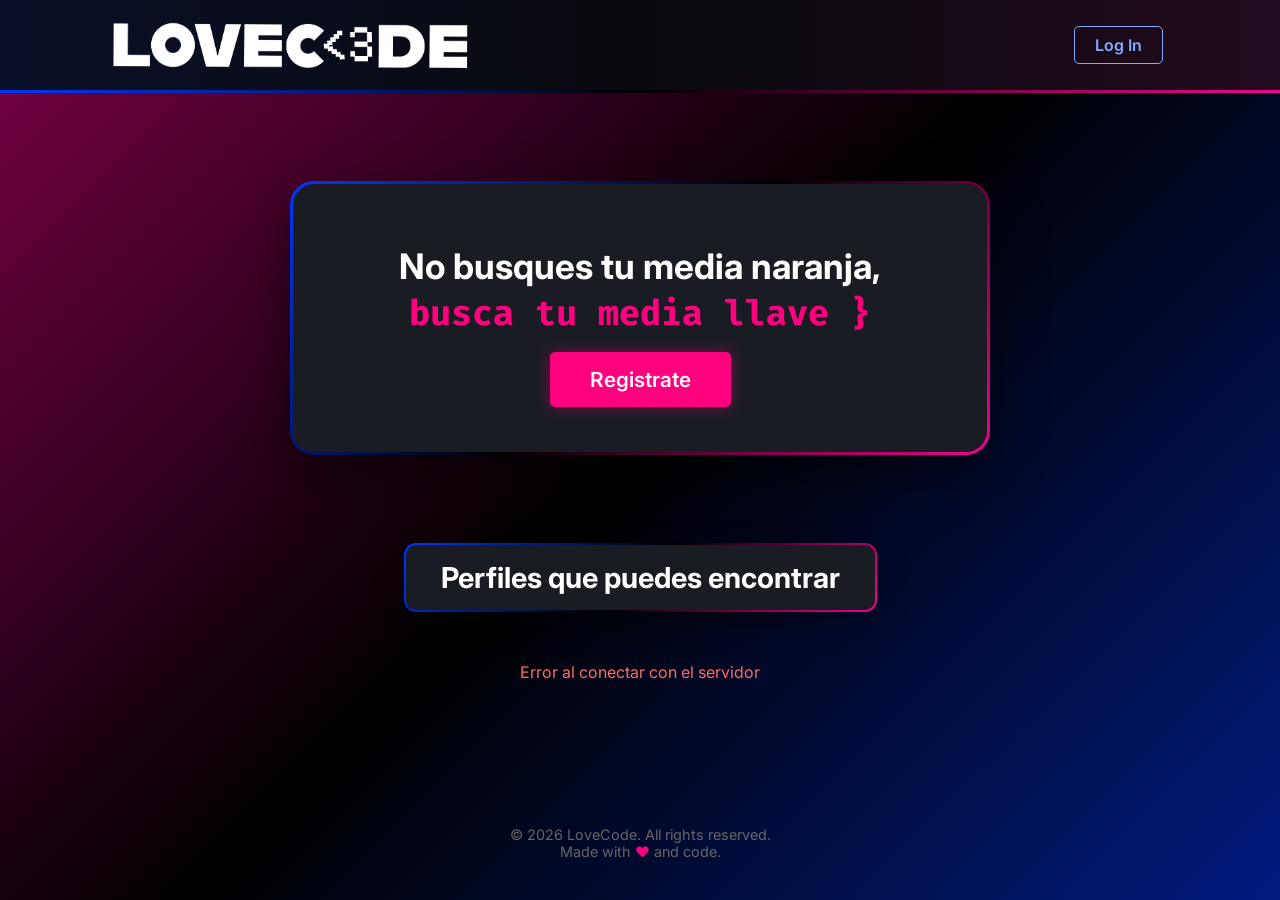
<file: frontend/index.html>
<!DOCTYPE html>
<html lang="es">

<head>
    <meta charset="UTF-8">
    <meta name="viewport" content="width=device-width, initial-scale=1.0">
    <title>LoveCode | Encuentra a tu {</title>
    <link rel="stylesheet" href="index.css">
</head>

<body>
    <nav class="navbar">
        <div class="logo">
            <img src="logo_lovecode.png" alt="LoveCode Logo" class="logo-image">
        </div>
        <div class="nav-links">
            <a href="login.html" class="btn-outline">Log In</a>
        </div>
    </nav>

    <main class="hero">
        <div class="hero-content">
            <h1>No busques tu media naranja, <br><span class="highlight">busca tu media llave }</span></h1>
            <div class="cta-buttons">
                <a href="register.html" class="btn-solid pulse"
                    style="padding: 15px 40px; font-size: 1.3rem;">Registrate</a>
            </div>
        </div>
    </main>

    <section class="profiles-section">
        <h2 class="section-title">Perfiles que puedes encontrar</h2>
        <div class="profiles-grid" id="profiles-grid">
            <!-- Los perfiles se cargan dinámicamente desde la BD -->
            <p style="color: #aaa; text-align: center; grid-column: 1/-1;">Cargando perfiles...</p>
        </div>
    </section>

    <script>
        const API_URL = "http://localhost:8080/api/usuarios";

        async function cargarPerfiles() {
            const grid = document.getElementById('profiles-grid');

            try {
                const res = await fetch(API_URL);
                const usuarios = await res.json();

                if (usuarios.length === 0) {
                    grid.innerHTML = '<p style="color: #aaa; text-align: center; grid-column: 1/-1;">No hay perfiles registrados aún. ¡Sé el primero!</p>';
                    return;
                }

                grid.innerHTML = '';

                // Mostrar solo los primeros 6 usuarios en la página pública
                const usuariosPreview = usuarios.slice(0, 6);

                usuariosPreview.forEach(u => {
                    const card = document.createElement('div');
                    card.className = 'profile-card';
                    card.innerHTML = `
                        <div class="profile-info">
                            <h3>${u.nombre}</h3>
                            <p class="role">📍 ${u.ciudad || 'Sin ciudad'}</p>
                            <p class="bio">"${u.descripcion || 'Sin descripción'}"</p>
                            <div class="techs-container">
                                ${(u.tecnologias && u.tecnologias !== 'Ninguna' ? u.tecnologias.split(', ') : ['Sin tecnologías']).map(t => `<span class="tech-badge">${t}</span>`).join('')}
                            </div>
                        </div>
                    `;
                    grid.appendChild(card);
                });

            } catch (error) {
                console.error("Error cargando perfiles:", error);
                grid.innerHTML = '<p style="color: #ff6b6b; text-align: center; grid-column: 1/-1;">Error al conectar con el servidor</p>';
            }
        }

        // Cargar perfiles al abrir la página
        cargarPerfiles();
    </script>

    <footer class="footer">
        <p>&copy; 2026 LoveCode. All rights reserved. <br> Made with <span class="heart">❤</span> and code.</p>
    </footer>
</body>

</html>
</file>
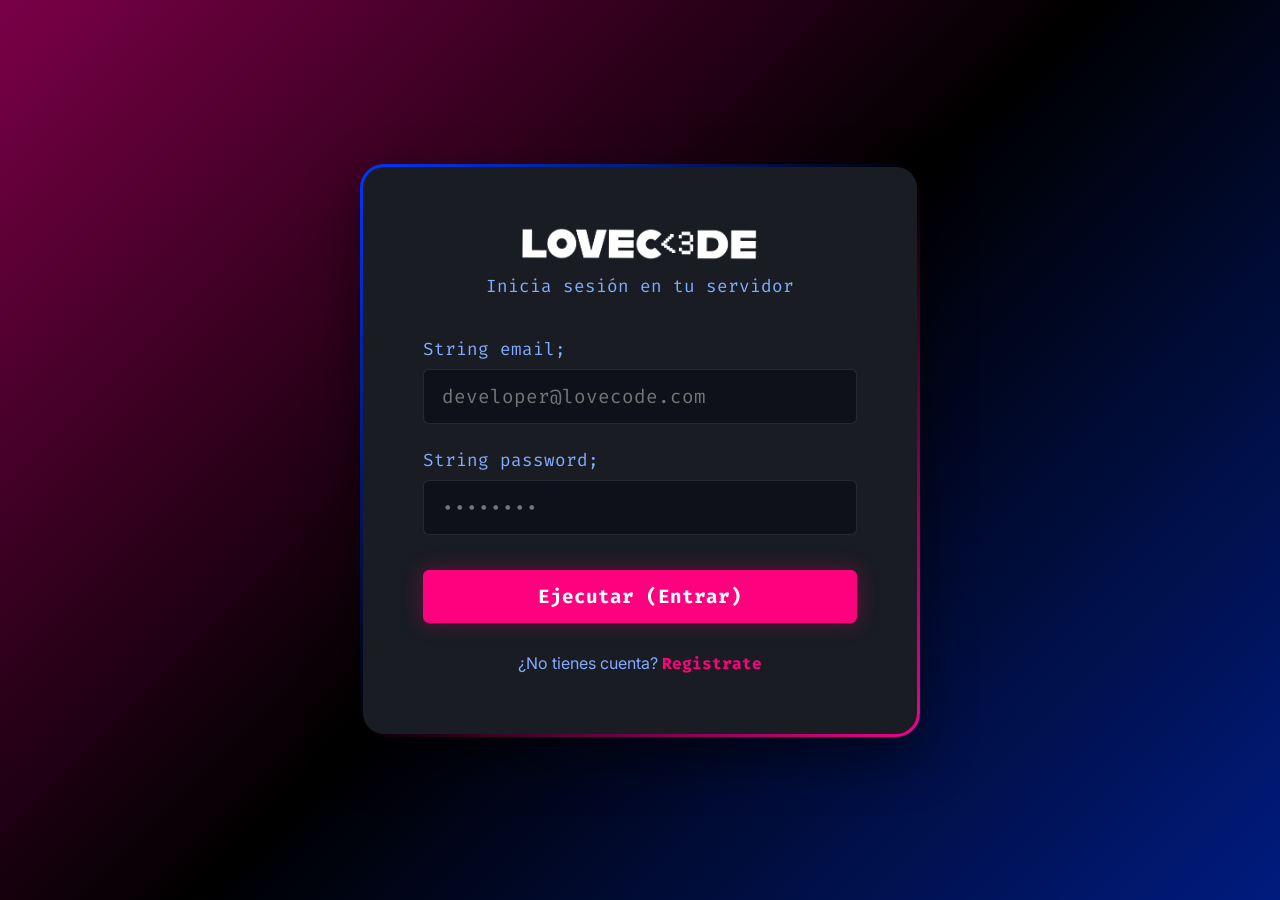
<file: frontend/dashboard.html>
<!DOCTYPE html>
<html lang="es">

<head>
    <meta charset="UTF-8">
    <meta name="viewport" content="width=device-width, initial-scale=1.0">
    <title>LoveCode | Dashboard</title>
    <link rel="stylesheet" href="index.css">
    <link rel="stylesheet" href="dashboard.css">
</head>

<body>
    <nav class="navbar">
        <div class="logo">
            <img src="logo_lovecode.png" alt="LoveCode Logo" class="logo-image">
        </div>
        <div class="nav-links">
            <span id="user-greeting" style="color: white; margin-right: 15px; font-weight: bold;"></span>
            <a href="#" onclick="cerrarSesion()" class="btn-outline">Cerrar Sesión</a>
        </div>
    </nav>

    <main class="dashboard-container">
        <div class="dashboard-header">
            <h1>Descubre desarrolladores</h1>
            <p>Conecta, haz match y programa.</p>
        </div>
        
        <div class="profiles-hero">
            <div class="profiles-grid" id="profiles-grid">
                <!-- Los perfiles se cargan dinámicamente desde la BD -->
                <p style="color: #aaa; text-align: center; grid-column: 1/-1;">Cargando todos los perfiles...</p>
            </div>
        </div>

        <div class="dashboard-sections">
            <section class="secondary-section">
                <div class="section-header">
                    <h2>Tus Likes ❤️</h2>
                    <p>Usuarios que te han gustado</p>
                </div>
                <div class="profiles-grid small" id="likes-grid">
                    <p style="color: #aaa; text-align: center; grid-column: 1/-1;">No has dado likes todavía.</p>
                </div>
            </section>

            <section class="secondary-section">
                <div class="section-header">
                    <h2>Tus Matches 🔥</h2>
                    <p>¡Es hora de programar juntos!</p>
                </div>
                <div class="profiles-grid small" id="matches-grid">
                    <p style="color: #aaa; text-align: center; grid-column: 1/-1;">No tienes matches todavía.</p>
                </div>
            </section>
        </div>

    </main>

    <footer class="footer">
        <p>&copy; 2026 LoveCode. All rights reserved. <br> Made with <span class="heart">❤</span> and code.</p>
    </footer>

    <script src="dashboard.js"></script>
</body>

</html>
</file>
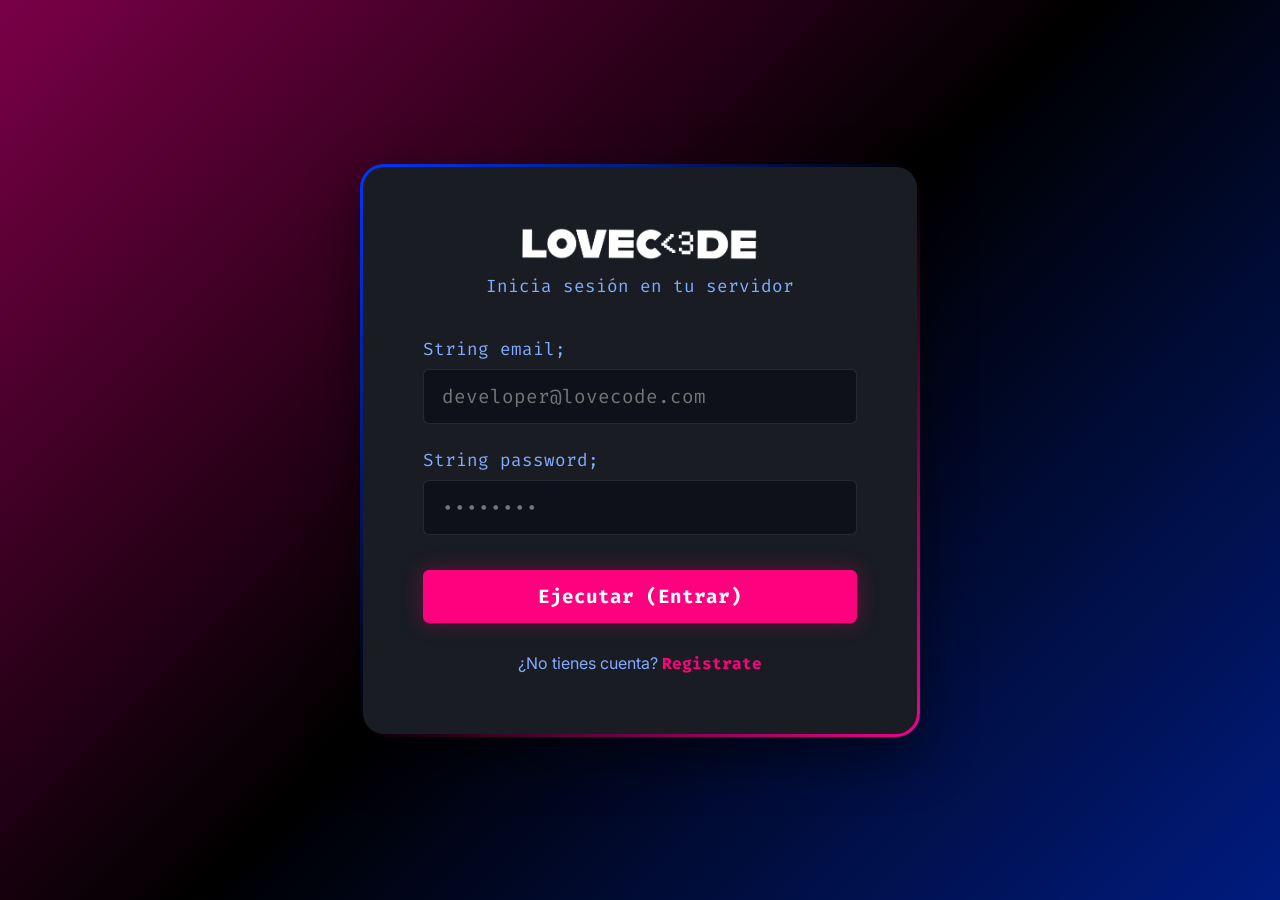
<file: frontend/login.html>
<!DOCTYPE html>
<html lang="es">
<head>
    <meta charset="UTF-8">
    <meta name="viewport" content="width=device-width, initial-scale=1.0">
    <title>Login | LoveCode</title>
    <link rel="stylesheet" href="login.css">
</head>
<body>
    <div class="auth-container">
        <div class="auth-card">
            <div class="card-header">
                <img src="logo_lovecode.png" alt="LoveCode Logo" class="logo-header-image">
                <p class="header-subtitle">Inicia sesión en tu servidor</p>
            </div>
            
            <form id="form-login">
                <div class="input-group">
                    <label for="login-email">String email;</label>
                    <input type="email" id="login-email" placeholder="developer@lovecode.com" required>
                </div>
                
                <div class="input-group">
                    <label for="login-pass">String password;</label>
                    <input type="password" id="login-pass" placeholder="••••••••" required>
                </div>

                <button type="submit" class="auth-btn">Ejecutar (Entrar)</button>
            </form>

            <div class="auth-footer">
                <p>¿No tienes cuenta? <a href="register.html">Registrate</a></p>
            </div>
        </div>
    </div>
    <script src="Auth.js"></script>
    <script>
        document.getElementById('form-login').addEventListener('submit', ejecutarLogin);
    </script>
</body>
</html>
</file>
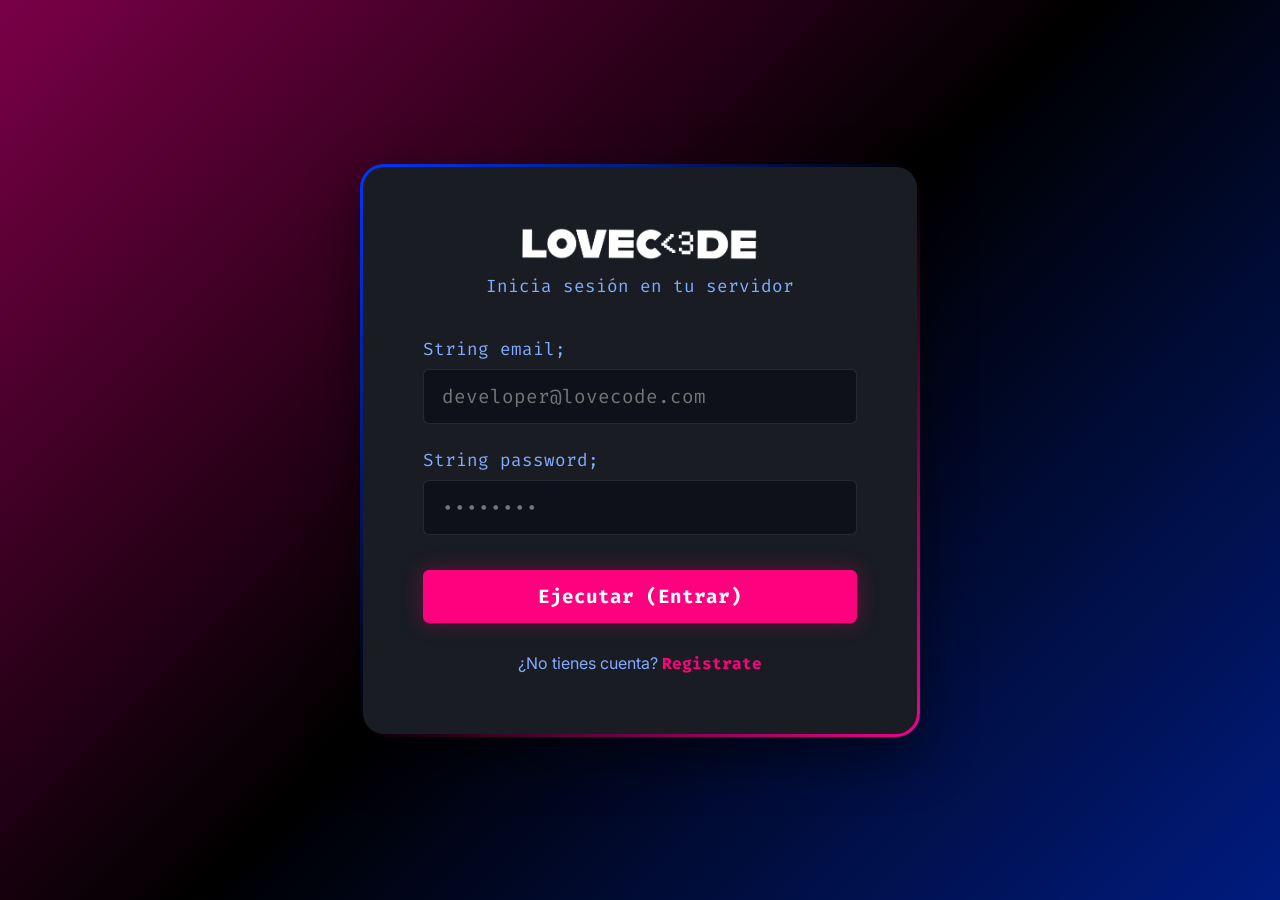
<file: frontend/matches.html>
<!DOCTYPE html>
<html lang="es">

<head>
    <meta charset="UTF-8">
    <meta name="viewport" content="width=device-width, initial-scale=1.0">
    <title>LoveCode | Mis Matches</title>
    <link rel="stylesheet" href="index.css">
    <link rel="stylesheet" href="matches.css">
</head>

<body>
    <nav class="navbar">
        <div class="logo">
            <img src="logo_lovecode.png" alt="LoveCode Logo" class="logo-image">
        </div>
        <div class="nav-links">
            <span id="user-greeting" style="color: white; margin-right: 15px; font-weight: bold;"></span>
            <a href="dashboard.html" class="btn-outline" style="margin-right: 10px;">🔍 Descubrir</a>
            <a href="#" onclick="cerrarSesion()" class="btn-outline">Cerrar Sesión</a>
        </div>
    </nav>

    <main class="matches-container">
        <div class="matches-header">
            <h1>💕 Tus Matches</h1>
            <p>Personas con las que compartes tecnologías y conexión.</p>
        </div>

        <div class="matches-list" id="matches-list">
            <p style="color: #aaa; text-align: center;">Cargando matches...</p>
        </div>
    </main>

    <footer class="footer">
        <p>&copy; 2026 LoveCode. All rights reserved. <br> Made with <span class="heart">❤</span> and code.</p>
    </footer>

    <script src="matches.js"></script>
</body>

</html>
</file>
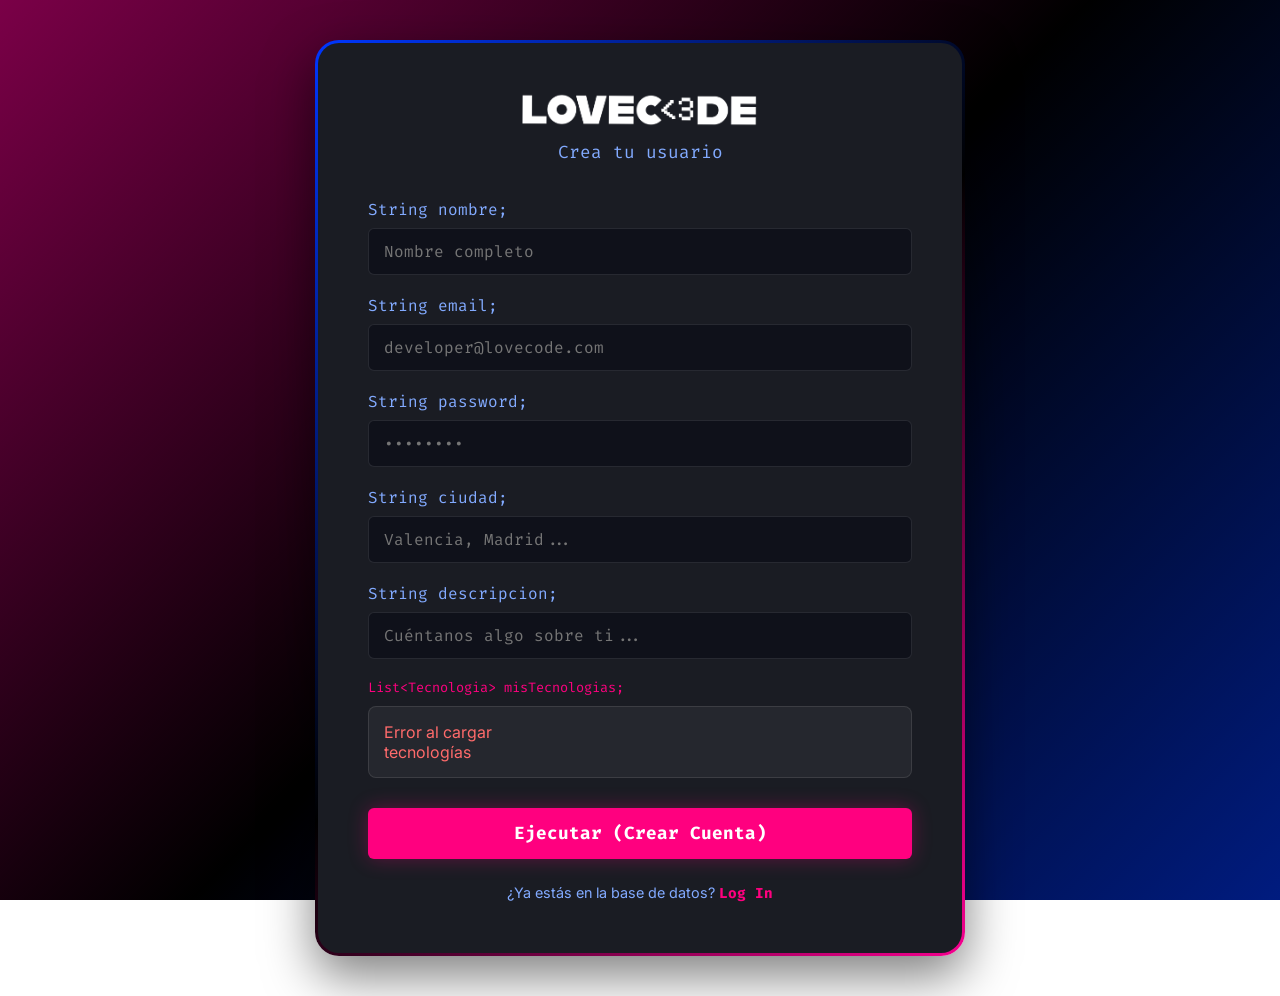
<file: frontend/register.html>
<!DOCTYPE html>
<html lang="es">
<head>
    <meta charset="UTF-8">
    <meta name="viewport" content="width=device-width, initial-scale=1.0">
    <title>Registro | LoveCode</title>
    <link rel="stylesheet" href="register.css">
</head>
<body>
    <div class="auth-container">
        <div class="auth-card">
            <div class="card-header">
                <img src="logo_lovecode.png" alt="LoveCode Logo" class="logo-header-image">
                <p class="header-subtitle">Crea tu usuario</p>
            </div>
            
            <form id="form-registro">
                <div class="input-group">
                    <label for="reg-nombre">String nombre;</label>
                    <input type="text" id="reg-nombre" placeholder="Nombre completo" required>
                </div>

                <div class="input-group">
                    <label for="reg-email">String email;</label>
                    <input type="email" id="reg-email" placeholder="developer@lovecode.com" required>
                </div>

                <div class="input-group">
                    <label for="reg-pass">String password;</label>
                    <input type="password" id="reg-pass" placeholder="••••••••" required>
                </div>

                <div class="input-group">
                    <label for="reg-ciudad">String ciudad;</label>
                    <input type="text" id="reg-ciudad" placeholder="Valencia, Madrid...">
                </div>

                <div class="input-group">
                    <label for="reg-descripcion">String descripcion;</label>
                    <input type="text" id="reg-descripcion" placeholder="Cuéntanos algo sobre ti...">
                </div>

                <div class="tech-selection">
                    <label>List&lt;Tecnologia&gt; misTecnologias;</label>
                    <div id="tech-container" class="tech-grid">
                        <!-- Se cargará dinámicamente -->
                        <p class="loading">Cargando tecnologías...</p>
                    </div>
                </div>

                <button type="submit" class="auth-btn">Ejecutar (Crear Cuenta)</button>
            </form>

            <div class="auth-footer">
                <p>¿Ya estás en la base de datos? <a href="login.html">Log In</a></p>
            </div>
        </div>
    </div>
    <script src="Auth.js"></script>
    <script>
        document.getElementById('form-registro').addEventListener('submit', ejecutarRegistro);
    </script>
</body>
</html>
</file>
<file: frontend/index.css>
@import url('https://fonts.googleapis.com/css2?family=Fira+Code:wght@400;700&family=Inter:wght@400;700&display=swap');

:root {
    --bg-color: #0f111a;
    --card-bg: #1a1c23;
    --text-color: #82aaff;
    --primary: #ff007f;
    --primary-hover: #e60073;
    --secondary: #82aaff;
    --code-bg: #1a1c23;
}

* {
    margin: 0;
    padding: 0;
    box-sizing: border-box;
}

body {
    background: linear-gradient(rgba(0, 0, 0, 0.5), rgba(0, 0, 0, 0.5)),
                linear-gradient(135deg, #f5008f 0%, #000 50%, #0037ff 100%),
                radial-gradient(circle at top right, rgba(255, 0, 128, 0.15), transparent 40%),
                radial-gradient(circle at bottom left, rgba(0, 81, 255, 0.15), transparent 40%);
    background-color: var(--bg-color);
    background-attachment: fixed;
    color: var(--text-color);
    font-family: 'Inter', sans-serif;
    min-height: 100vh;
    display: flex;
    flex-direction: column;
}

/* Navbar y Logo */
.navbar {
    display: flex;
    justify-content: space-between;
    align-items: center;
    padding: 20px 8%;
    background: linear-gradient(rgba(10, 11, 16, 0.9), rgba(10, 11, 16, 0.9)) padding-box,
                linear-gradient(to right, #0037ff, #000, #f5008f) border-box;
    border-bottom: 3px solid transparent;
}

.nav-links {
    margin-left: auto;
}

.navbar .logo {
    display: flex;
    align-items: center;
}

.logo-image {
    height: 50px;
    width: auto;
    filter: invert(1);
}

a {
    text-decoration: none;
    font-weight: 600;
}

.btn-outline {
    color: var(--text-color);
    border: 1px solid var(--text-color);
    padding: 8px 20px;
    border-radius: 5px;
    margin-right: 15px;
    transition: 0.3s;
}

.btn-outline:hover {
    background: rgba(255, 255, 255, 0.1);
}

.btn-solid {
    background-color: var(--primary);
    color: white;
    padding: 8px 20px;
    border-radius: 5px;
    transition: 0.3s;
    box-shadow: 0 0 15px rgba(255, 0, 127, 0.4);
}

.btn-solid:hover {
    background-color: var(--primary-hover);
    transform: translateY(-2px);
}

/* Hero Section */
.hero {
    display: flex;
    flex-direction: column;
    align-items: center;
    justify-content: center;
    padding: 0 20px;
    min-height: 50vh; /* Ajuste compacto */
    text-align: center;
}

.hero-content {
    width: 100%;
    max-width: 700px;
    background: linear-gradient(var(--card-bg), var(--card-bg)) padding-box,
                linear-gradient(135deg, #0037ff 0%, #000 50%, #f5008f 100%) border-box;
    padding: 60px 40px;
    border-radius: 24px;
    border: 3px solid transparent;
    box-shadow: 0 20px 50px rgba(0, 0, 0, 0.5);
    backdrop-filter: blur(10px);
}

.hero-content h1 {
    font-size: 2.2rem;
    color: white;
    margin-bottom: 30px;
    line-height: 1.3;
}

.highlight {
    color: var(--primary);
    font-family: 'Fira Code', monospace;
}

/* Profiles Section Below Hero */
.profiles-section {
    padding: 0 8% 60px;
    text-align: center;
    flex-grow: 1;
}

.section-title {
    display: inline-block;
    color: white;
    font-size: 1.8rem;
    padding: 15px 35px;
    margin-bottom: 50px;
    background: linear-gradient(var(--card-bg), var(--card-bg)) padding-box,
                linear-gradient(135deg, #0037ff 0%, #000 50%, #f5008f 100%) border-box;
    border: 2px solid transparent;
    border-radius: 12px;
    box-shadow: 0 10px 30px rgba(0, 0, 0, 0.4);
    font-weight: 700;
}

.profiles-grid {
    display: grid;
    grid-template-columns: repeat(auto-fill, minmax(320px, 1fr));
    gap: 30px;
    max-width: 1200px;
    margin: 0 auto;
}

/* Card Design (Glassmorphism) */
.profile-card {
    background-color: var(--card-bg);
    border-radius: 12px;
    border: 1px solid rgba(255, 255, 255, 0.05);
    overflow: hidden;
    transition: transform 0.3s ease, box-shadow 0.3s ease;
    box-shadow: 0 4px 15px rgba(0, 0, 0, 0.1);
    display: flex;
    flex-direction: column;
}

.profile-card:hover {
    transform: translateY(-10px) scale(1.02);
    box-shadow: 0 25px 50px rgba(255, 0, 127, 0.15);
}

.profile-info {
    padding: 25px;
    flex-grow: 1;
}

.profile-info h3 {
    color: white;
    font-size: 1.5rem;
    margin-bottom: 5px;
    display: flex;
    align-items: center;
    gap: 10px;
}

.status.online {
    background: #27c93f;
    box-shadow: 0 0 10px #27c93f;
}

.role {
    color: var(--secondary);
    font-size: 0.95rem;
    margin-bottom: 15px;
    font-weight: 600;
}

.bio {
    font-size: 0.9rem;
    line-height: 1.5;
    color: #8f95b2;
    font-style: italic;
    margin-bottom: 15px;
}

.techs-container {
    display: flex;
    flex-wrap: wrap;
    gap: 8px;
    margin-top: auto;
}

.tech-badge {
    font-size: 0.8rem;
    color: var(--secondary);
    font-family: 'Fira Code', monospace;
    background: rgba(130, 170, 255, 0.1);
    padding: 4px 10px;
    border-radius: 12px;
    border: 1px solid rgba(130, 170, 255, 0.2);
}

.card-actions {
    display: flex;
    padding: 0 25px 25px;
    gap: 15px;
    justify-content: center;
}

.action-btn {
    width: 50px;
    height: 50px;
    border-radius: 50%;
    border: none;
    font-size: 1.5rem;
    cursor: pointer;
    transition: 0.3s;
    display: flex;
    align-items: center;
    justify-content: center;
}

.action-btn.nope {
    background: rgba(255, 95, 86, 0.1);
    color: #ff5f56;
    border: 2px solid #ff5f56;
}

.action-btn.nope:hover {
    background: #ff5f56;
    color: white;
    box-shadow: 0 0 20px rgba(255, 95, 86, 0.4);
    transform: scale(1.1);
}

.action-btn.like {
    background: rgba(39, 201, 63, 0.1);
    color: #27c93f;
    border: 2px solid #27c93f;
}

.action-btn.like:hover {
    background: #27c93f;
    color: white;
    box-shadow: 0 0 20px rgba(39, 201, 63, 0.4);
    transform: scale(1.1);
}

/* Footer */
.footer {
    text-align: center;
    padding: 40px;
    color: #666;
    font-size: 0.9rem;
}

.heart {
    color: var(--primary);
    display: inline-block;
    animation: pulseHeart 1.5s infinite;
}

@keyframes pulseHeart {
    0% { transform: scale(1); }
    50% { transform: scale(1.2); }
    100% { transform: scale(1); }
}
</file>
<file: frontend/dashboard.css>
:root {
    --bg-color: #0f111a;
    --card-bg: #1a1c23;
    --text-color: #82aaff;
    --primary: #ff007f;
    --primary-hover: #e60073;
    --secondary: #82aaff;
}

body {
    background: linear-gradient(rgba(0, 0, 0, 0.5), rgba(0, 0, 0, 0.5)),
                linear-gradient(135deg, #f5008f 0%, #000 50%, #0037ff 100%),
                radial-gradient(circle at top right, rgba(255, 0, 128, 0.15), transparent 40%),
                radial-gradient(circle at bottom left, rgba(0, 81, 255, 0.15), transparent 40%);
    background-attachment: fixed;
    color: var(--text-color);
    font-family: 'Inter', sans-serif;
    margin: 0;
    min-height: 100vh;
}

.dashboard-container {
    max-width: 1200px;
    margin: 0 auto;
    padding: 40px 20px;
}

.dashboard-header {
    text-align: center;
    margin-bottom: 50px;
}

.dashboard-header h1 {
    font-size: 3rem;
    font-weight: 800;
    color: white;
    margin-bottom: 10px;
}

.dashboard-header p {
    color: var(--text-color);
    font-size: 1.2rem;
    font-weight: 500;
}

/* Reutilizando estilos de index.css para consistencia */
.profiles-grid {
    display: grid;
    grid-template-columns: repeat(auto-fill, minmax(320px, 1fr));
    gap: 30px;
}

/* Las tarjetas se estilizan igual que en el index */
.profile-card {
    background-color: var(--card-bg);
    border-radius: 12px;
    border: 1px solid rgba(255, 255, 255, 0.05);
    overflow: hidden;
    transition: transform 0.3s ease, box-shadow 0.3s ease;
    box-shadow: 0 4px 15px rgba(0, 0, 0, 0.1);
    display: flex;
    flex-direction: column;
}

.profile-card:hover {
    transform: translateY(-10px);
    box-shadow: 0 25px 50px rgba(0, 0, 0, 0.5);
}

.profile-info {
    padding: 25px;
    flex-grow: 1;
}

.profile-info h3 {
    color: white;
    font-size: 1.5rem;
    margin-bottom: 5px;
    display: flex;
    align-items: center;
    gap: 10px;
}

.status.online {
    width: 12px;
    height: 12px;
    border-radius: 50%;
    background: #27c93f;
    box-shadow: 0 0 10px #27c93f;
}

.role {
    color: var(--secondary);
    font-size: 0.95rem;
    margin-bottom: 15px;
    font-weight: 600;
}

.bio {
    font-size: 0.9rem;
    line-height: 1.5;
    color: #8f95b2;
    font-style: italic;
    margin-bottom: 15px;
}

.techs-container {
    display: flex;
    flex-wrap: wrap;
    gap: 8px;
    margin-top: auto;
}

.tech-badge {
    font-size: 0.8rem;
    color: var(--secondary);
    font-family: 'Fira Code', monospace;
    background: rgba(130, 170, 255, 0.1);
    padding: 4px 10px;
    border-radius: 12px;
    border: 1px solid rgba(130, 170, 255, 0.2);
}

.card-actions {
    display: flex;
    padding: 0 25px 25px;
    gap: 15px;
    justify-content: center;
}

.action-btn {
    width: 50px;
    height: 50px;
    border-radius: 50%;
    border: none;
    font-size: 1.5rem;
    cursor: pointer;
    transition: 0.3s;
    display: flex;
    align-items: center;
    justify-content: center;
}

.action-btn.nope {
    background: rgba(255, 95, 86, 0.1);
    color: #ff5f56;
    border: 2px solid #ff5f56;
}

.action-btn.nope:hover {
    background: #ff5f56;
    color: white;
    box-shadow: 0 0 20px rgba(255, 95, 86, 0.4);
    transform: scale(1.1);
}

.action-btn.like {
    background: rgba(39, 201, 63, 0.1);
    color: #27c93f;
    border: 2px solid #27c93f;
}

.action-btn.like:hover {
    background: #27c93f;
    color: white;
    box-shadow: 0 0 20px rgba(39, 201, 63, 0.4);
    transform: scale(1.1);
}

/* --- Secciones secundarias (Likes y Matches) --- */
.dashboard-sections {
    display: grid;
    grid-template-columns: repeat(auto-fit, minmax(400px, 1fr));
    gap: 30px;
    margin-top: 50px;
    padding-bottom: 50px;
}

.secondary-section {
    background: rgba(255, 255, 255, 0.03);
    border-radius: 24px;
    padding: 30px;
    border: 1px solid rgba(255, 255, 255, 0.05);
}

.section-header {
    margin-bottom: 25px;
    border-left: 4px solid #ff4b2b;
    padding-left: 15px;
}

.section-header h2 {
    font-size: 1.5rem;
    color: white;
}

.section-header p {
    color: #aaa;
    font-size: 0.9rem;
}

/* Tarjetas más pequeñas para las secciones secundarias */
.profiles-grid.small {
    grid-template-columns: repeat(auto-fill, minmax(180px, 1fr));
    gap: 15px;
}

.profiles-grid.small .profile-card {
    padding: 15px;
}

.profiles-grid.small .profile-info h3 {
    font-size: 1rem;
}

.profiles-grid.small .profile-info .bio {
    display: none; /* Ocultar bio en mini tarjetas */
}

/* Estilo especial para Match */
.match-card {
    border: 1px solid rgba(255, 75, 43, 0.3);
    box-shadow: 0 0 15px rgba(255, 75, 43, 0.1);
    background: linear-gradient(145deg, rgba(26, 28, 44, 0.9), rgba(255, 75, 43, 0.05));
}

.action-btn.chat {
    width: 100%;
    background: #ff4b2b;
    color: white;
    border-radius: 8px;
    font-size: 0.9rem;
    padding: 10px;
    height: auto;
}

@keyframes fadeIn {
    from { opacity: 0; }
    to { opacity: 1; }
}

@keyframes popIn {
    from { transform: scale(0.8); opacity: 0; }
    to { transform: scale(1); opacity: 1; }
}
</file>
<file: frontend/login.css>
@import url('https://fonts.googleapis.com/css2?family=Fira+Code:wght@400;700&family=Inter:wght@400;700&display=swap');

:root {
    --bg-color: #0f111a;
    --card-bg: #1a1c23;
    --text-color: #82aaff;
    --primary: #ff007f;
    --input-bg: #0f111a;
}

* {
    margin: 0;
    padding: 0;
    box-sizing: border-box;
}

body {
    background: linear-gradient(rgba(0, 0, 0, 0.5), rgba(0, 0, 0, 0.5)),
                linear-gradient(135deg, #f5008f 0%, #000 50%, #0037ff 100%),
                radial-gradient(circle at top right, rgba(255, 0, 128, 0.15), transparent 40%),
                radial-gradient(circle at bottom left, rgba(0, 81, 255, 0.15), transparent 40%);
    background-attachment: fixed;
    color: var(--text-color);
    font-family: 'Inter', sans-serif;
    height: 100vh;
    display: flex;
    justify-content: center;
    align-items: center;
}

.auth-container {
    width: 100%;
    max-width: 600px;
    padding: 20px;
}

.auth-card {
    background: linear-gradient(var(--card-bg), var(--card-bg)) padding-box,
                linear-gradient(135deg, #0037ff 0%, #000 50%, #f5008f 100%) border-box;
    padding: 60px;
    border-radius: 24px;
    border: 3px solid transparent;
    box-shadow: 0 20px 50px rgba(0, 0, 0, 0.5);
    backdrop-filter: blur(10px);
}

.card-header {
    display: flex;
    flex-direction: column;
    align-items: center;
    margin-bottom: 40px;
}

.logo-header-image {
    width: 100%;
    max-width: 250px;
    height: auto;
    margin-bottom: 15px;
    filter: invert(1);
}

.header-subtitle {
    font-size: 1.1rem;
    color: var(--text-color);
    font-family: 'Fira Code', monospace;
}

.input-group {
    margin-bottom: 25px;
}

.input-group label {
    display: block;
    font-family: 'Fira Code', monospace;
    font-size: 1.1rem;
    color: var(--text-color);
    margin-bottom: 8px;
}

.input-group input {
    width: 100%;
    padding: 14px 18px;
    background: var(--input-bg);
    border: 1px solid rgba(255, 255, 255, 0.1);
    border-radius: 6px;
    color: white;
    font-family: 'Fira Code', monospace;
    font-size: 1.2rem;
    outline: none;
    transition: 0.3s;
}

.input-group input:focus {
    border-color: var(--primary);
    box-shadow: 0 0 15px rgba(255, 0, 127, 0.4);
}

.auth-btn {
    width: 100%;
    padding: 14px;
    background: var(--primary);
    color: white;
    border: none;
    border-radius: 6px;
    font-size: 1.2rem;
    font-weight: bold;
    font-family: 'Fira Code', monospace;
    cursor: pointer;
    transition: 0.3s;
    margin-top: 10px;
    box-shadow: 0 0 20px rgba(255, 0, 127, 0.3);
}

.auth-btn:hover {
    background: #e60073;
    transform: translateY(-2px);
    box-shadow: 0 0 30px rgba(255, 0, 127, 0.5);
}

.auth-footer {
    text-align: center;
    margin-top: 30px;
    font-size: 1rem;
}

.auth-footer a {
    color: var(--primary);
    text-decoration: none;
    font-family: 'Fira Code', monospace;
    font-weight: bold;
}

.auth-footer a:hover {
    text-decoration: underline;
}
</file>
<file: frontend/matches.css>
/* ==================== Matches Page ==================== */
.matches-container {
    max-width: 800px;
    margin: 0 auto;
    padding: 0 20px;
    min-height: 70vh;
}

.matches-header {
    text-align: center;
    padding: 2.5rem 1rem 1.5rem;
}

.matches-header h1 {
    color: #fff;
    font-size: 2.5rem;
    margin-bottom: 0.5rem;
}

.matches-header p {
    color: #aaa;
    font-size: 1.1rem;
}

/* ==================== Match Cards ==================== */
.matches-list {
    display: flex;
    flex-direction: column;
    gap: 20px;
    padding-bottom: 40px;
}

.match-card {
    display: flex;
    align-items: center;
    gap: 20px;
    background: rgba(26, 28, 35, 0.7);
    backdrop-filter: blur(20px);
    -webkit-backdrop-filter: blur(20px);
    border: 1px solid rgba(255, 0, 127, 0.15);
    border-radius: 20px;
    padding: 25px;
    transition: all 0.3s ease;
    box-shadow: 0 10px 25px rgba(0,0,0,0.2);
}

.match-card:hover {
    transform: translateY(-4px);
    border-color: rgba(255, 0, 127, 0.35);
    box-shadow: 0 15px 35px rgba(255, 0, 127, 0.1);
}

.match-card-left {
    flex-shrink: 0;
}

.match-avatar {
    width: 65px;
    height: 65px;
    border-radius: 50%;
    background: linear-gradient(135deg, rgba(255,0,127,0.15), rgba(255,0,127,0.05));
    border: 2px solid rgba(255, 0, 127, 0.3);
    display: flex;
    align-items: center;
    justify-content: center;
    font-size: 1.8rem;
}

.match-card-center {
    flex-grow: 1;
}

.match-card-center h3 {
    color: white;
    font-size: 1.3rem;
    margin-bottom: 4px;
}

.match-city {
    color: #82aaff;
    font-size: 0.9rem;
    font-weight: 600;
    margin-bottom: 8px;
}

.match-bio {
    color: #8f95b2;
    font-size: 0.9rem;
    font-style: italic;
    margin-bottom: 12px;
}

.match-common-techs {
    display: flex;
    align-items: center;
    flex-wrap: wrap;
    gap: 8px;
}

.common-label {
    font-size: 0.8rem;
    color: #666;
    font-weight: 600;
}

.common-tech-tag {
    padding: 4px 12px;
    border-radius: 12px;
    font-family: 'Fira Code', monospace;
    font-size: 0.75rem;
    font-weight: 700;
    color: #ff007f;
    background: rgba(255, 0, 127, 0.08);
    border: 1px solid rgba(255, 0, 127, 0.2);
}

.match-card-right {
    flex-shrink: 0;
    text-align: right;
}

.match-date {
    color: #555;
    font-size: 0.8rem;
    font-family: 'Fira Code', monospace;
}

/* ==================== Estado vacío ==================== */
.matches-empty {
    text-align: center;
    padding: 60px 20px;
}

.empty-icon {
    font-size: 4rem;
    margin-bottom: 20px;
    opacity: 0.6;
}

.matches-empty h2 {
    color: #fff;
    font-size: 1.5rem;
    margin-bottom: 10px;
}

.matches-empty p {
    color: #aaa;
    margin-bottom: 25px;
}

.btn-discover {
    display: inline-block;
    padding: 12px 30px;
    background: linear-gradient(135deg, #ff007f, #e60073);
    color: white;
    border-radius: 10px;
    font-weight: 700;
    font-family: 'Fira Code', monospace;
    transition: all 0.3s ease;
    box-shadow: 0 0 20px rgba(255, 0, 127, 0.3);
    text-decoration: none;
}

.btn-discover:hover {
    transform: translateY(-2px);
    box-shadow: 0 0 30px rgba(255, 0, 127, 0.5);
}
</file>
<file: frontend/register.css>
@import url('https://fonts.googleapis.com/css2?family=Fira+Code:wght@400;700&family=Inter:wght@400;700&display=swap');

:root {
    --bg-color: #0f111a;
    --card-bg: #1a1c23;
    --text-color: #82aaff;
    --primary: #ff007f;
    --input-bg: #0f111a;
}

* {
    margin: 0;
    padding: 0;
    box-sizing: border-box;
}

body {
    background: linear-gradient(rgba(0, 0, 0, 0.5), rgba(0, 0, 0, 0.5)),
                linear-gradient(135deg, #f5008f 0%, #000 50%, #0037ff 100%),
                radial-gradient(circle at top right, rgba(255, 0, 128, 0.15), transparent 40%),
                radial-gradient(circle at bottom left, rgba(0, 81, 255, 0.15), transparent 40%);
    background-attachment: fixed;
    color: var(--text-color);
    font-family: 'Inter', sans-serif;
    min-height: 100vh;
    display: flex;
    justify-content: center;
    align-items: center;
    padding: 40px 20px;
}

.auth-container {
    width: 100%;
    max-width: 650px;
}

.auth-card {
    background: linear-gradient(var(--card-bg), var(--card-bg)) padding-box,
                linear-gradient(135deg, #0037ff 0%, #000 50%, #f5008f 100%) border-box;
    padding: 50px;
    border-radius: 24px;
    border: 3px solid transparent;
    box-shadow: 0 20px 50px rgba(0, 0, 0, 0.5);
    backdrop-filter: blur(10px);
}

.card-header {
    display: flex;
    flex-direction: column;
    align-items: center;
    margin-bottom: 35px;
}

.logo-header-image {
    width: 100%;
    max-width: 250px;
    height: auto;
    margin-bottom: 15px;
    filter: invert(1);
}

.header-subtitle {
    font-size: 1.1rem;
    color: var(--text-color);
    font-family: 'Fira Code', monospace;
}

.input-grid {
    display: grid;
    grid-template-columns: 1fr 1fr;
    gap: 20px;
    margin-bottom: 20px;
}

.input-group {
    margin-bottom: 20px;
}

.input-group label {
    display: block;
    font-family: 'Fira Code', monospace;
    font-size: 1rem;
    color: var(--text-color);
    margin-bottom: 8px;
}

.input-group input, 
.input-group select, 
.input-group textarea {
    width: 100%;
    padding: 12px 15px;
    background: var(--input-bg);
    border: 1px solid rgba(255, 255, 255, 0.1);
    border-radius: 6px;
    color: white;
    font-family: 'Fira Code', monospace;
    font-size: 1rem;
    outline: none;
    transition: 0.3s;
}

.input-group textarea {
    resize: none;
    height: 100px;
}

.input-group input:focus, 
.input-group textarea:focus {
    border-color: var(--primary);
    box-shadow: 0 0 15px rgba(255, 0, 127, 0.4);
}

.auth-btn {
    width: 100%;
    padding: 14px;
    background: var(--primary);
    color: white;
    border: none;
    border-radius: 6px;
    font-size: 1.1rem;
    font-weight: bold;
    font-family: 'Fira Code', monospace;
    cursor: pointer;
    transition: 0.3s;
    margin-top: 10px;
    box-shadow: 0 0 20px rgba(255, 0, 127, 0.3);
}

.auth-btn:hover {
    background: #e60073;
    transform: translateY(-2px);
    box-shadow: 0 0 30px rgba(255, 0, 127, 0.5);
}

.auth-footer {
    text-align: center;
    margin-top: 30px;
    font-size: 1rem;
}

.auth-footer a {
    color: var(--primary);
    text-decoration: none;
    font-family: 'Fira Code', monospace;
    font-weight: bold;
}

.auth-footer { text-align: center; margin-top: 25px; font-size: 0.9rem; }
.auth-footer a { color: var(--primary); text-decoration: none; font-family: 'Fira Code', monospace; }
.auth-footer a:hover { text-decoration: underline; }

/* Tech Selection */
.tech-selection {
    margin-bottom: 20px;
    text-align: left;
}

.tech-selection label {
    display: block;
    color: var(--primary);
    font-family: 'Fira Code', monospace;
    font-size: 0.85rem;
    margin-bottom: 10px;
}

.tech-grid {
    display: grid;
    grid-template-columns: repeat(auto-fill, minmax(110px, 1fr));
    gap: 10px;
    background: rgba(255, 255, 255, 0.05);
    padding: 15px;
    border-radius: 8px;
    border: 1px solid rgba(255, 255, 255, 0.1);
    max-height: 200px;
    overflow-y: auto;
}

.tech-item {
    display: flex;
    align-items: center;
    gap: 8px;
    font-size: 0.9rem;
    cursor: pointer;
    transition: transform 0.2s;
    color: #ccc;
}

.tech-item:hover {
    transform: translateX(5px);
    color: white;
}

.tech-item input[type="checkbox"] {
    cursor: pointer;
    accent-color: var(--primary);
}
</file>
